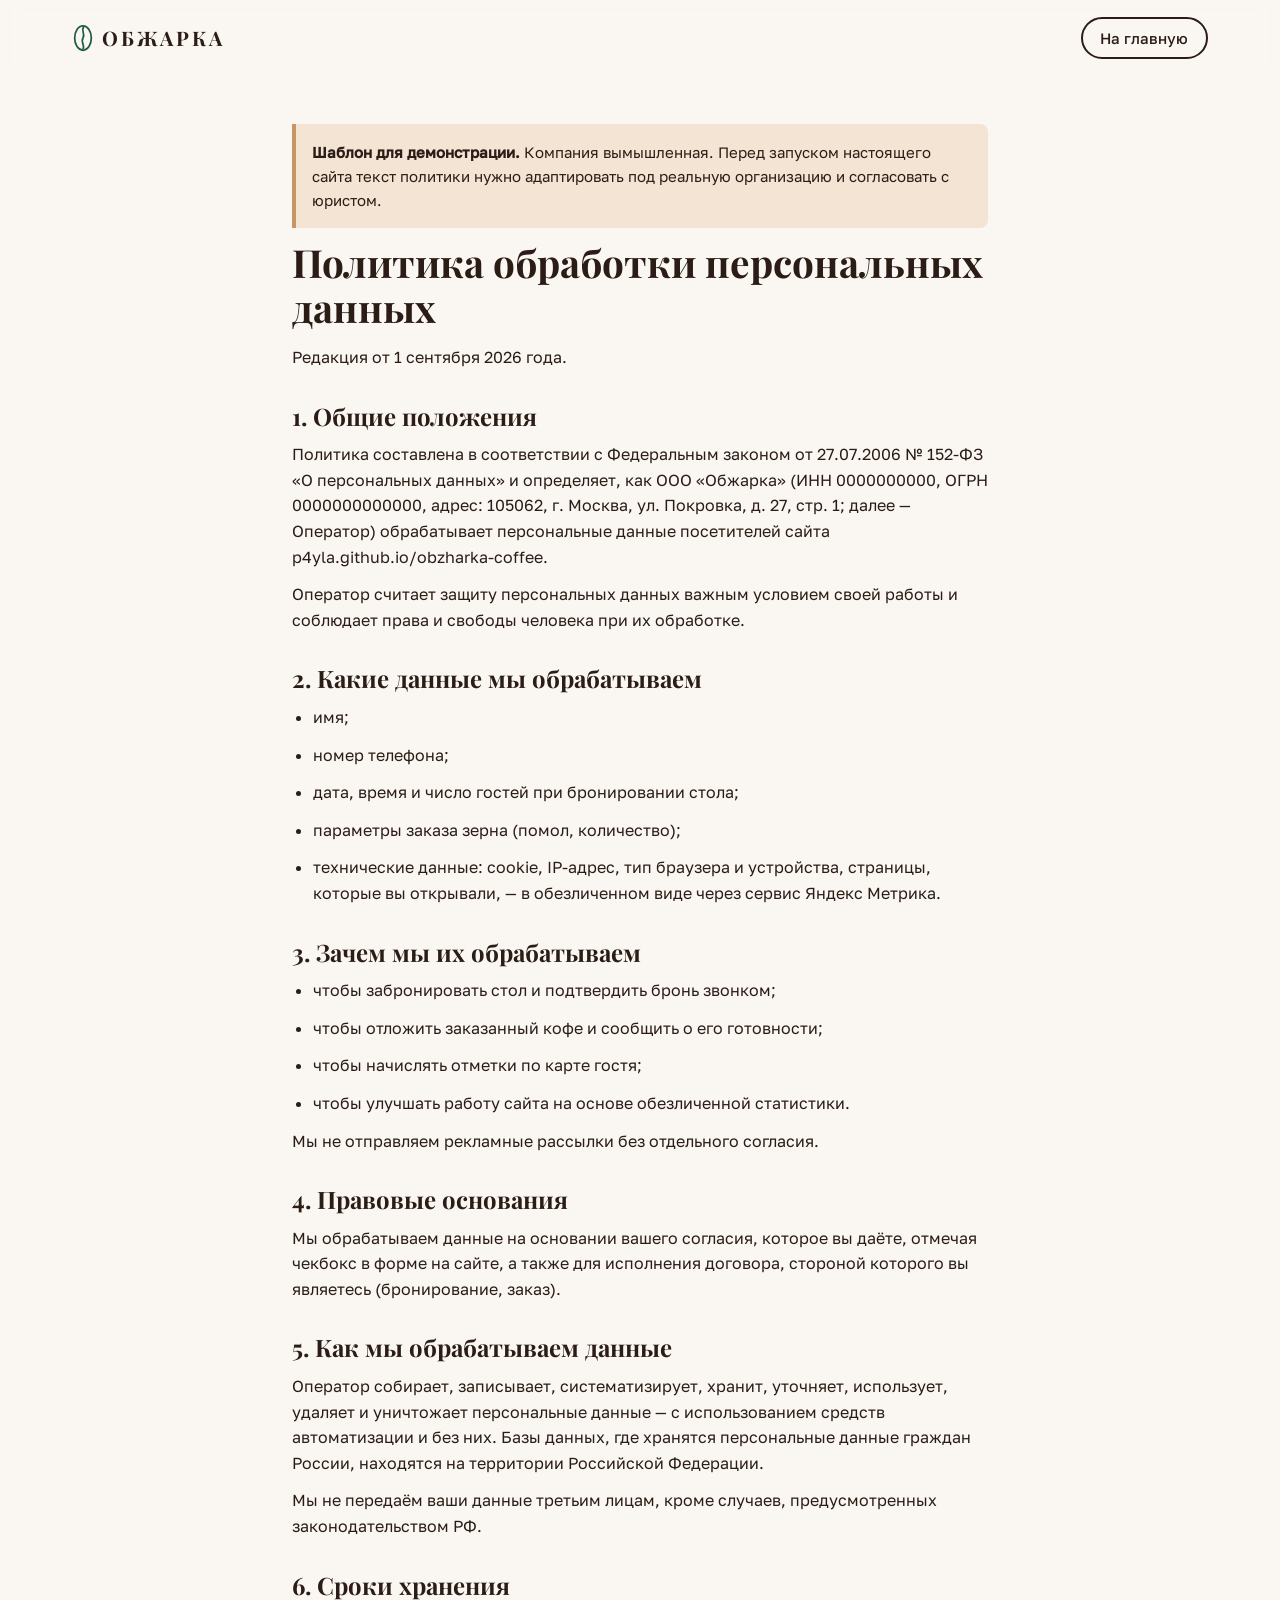
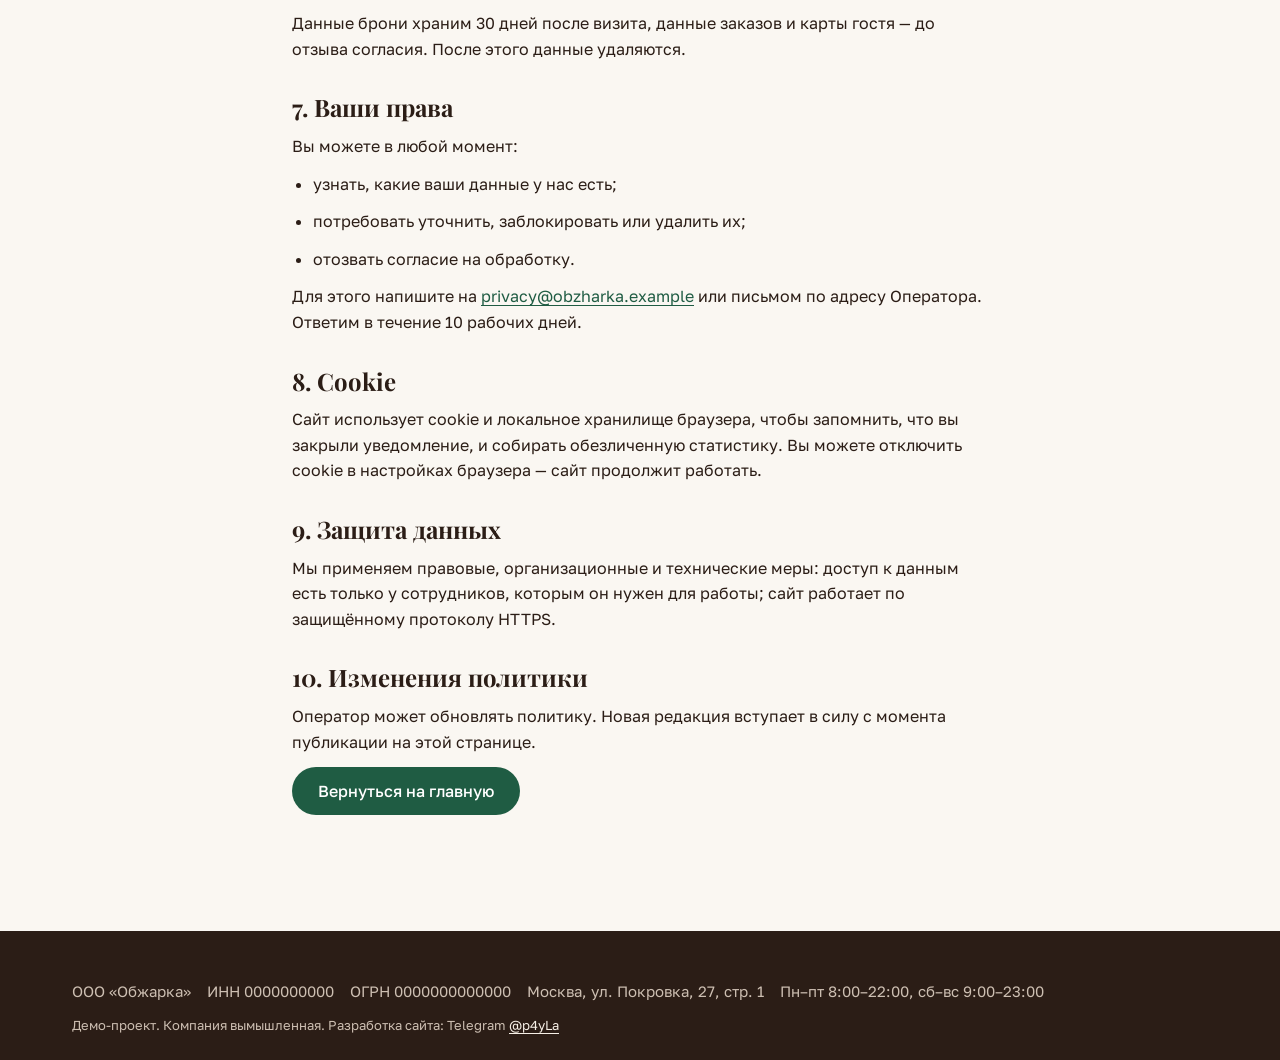
<file: privacy.html>
<!doctype html>
<html lang="ru">
<head>
  <meta charset="utf-8">
  <meta name="viewport" content="width=device-width, initial-scale=1">
  <title>Политика обработки персональных данных — кофейня «Обжарка»</title>
  <meta name="description" content="Как кофейня «Обжарка» собирает, хранит и защищает персональные данные гостей, которые бронируют стол или заказывают зерно на сайте.">
  <link rel="canonical" href="https://p4yla.github.io/obzharka-coffee/privacy.html">
  <meta name="theme-color" content="#2b1d16">
  <meta property="og:type" content="article">
  <meta property="og:locale" content="ru_RU">
  <meta property="og:title" content="Политика обработки персональных данных — «Обжарка»">
  <meta property="og:description" content="Какие данные мы собираем через сайт и как их защищаем.">
  <meta property="og:url" content="https://p4yla.github.io/obzharka-coffee/privacy.html">
  <meta property="og:image" content="https://p4yla.github.io/obzharka-coffee/img/og-image.jpg">
  <meta name="twitter:card" content="summary_large_image">
  <link rel="icon" href="img/favicon.svg" type="image/svg+xml">
  <link rel="preload" href="fonts/golos-text-cyrillic-400.woff2" as="font" type="font/woff2" crossorigin>
  <link rel="stylesheet" href="css/style.css">
</head>
<body>
<a class="skip-link" href="#main">Перейти к содержимому</a>
<header class="site-header">
  <div class="container header-inner">
    <a class="logo" href="index.html" aria-label="Обжарка — на главную">
      <svg viewBox="0 0 24 32" aria-hidden="true"><g fill="none" stroke="currentColor" stroke-width="2" stroke-linecap="round"><path d="M12 2C6.5 2 2.5 8.5 2.5 16S6.5 30 12 30s9.5-6.5 9.5-14S17.5 2 12 2Z"/><path d="M12.5 3.5c-3 4.5 2.5 8-.5 12.5s2.5 8 0 12.5"/></g></svg>
      ОБЖАРКА
    </a>
    <a class="btn btn--ghost btn--sm" href="index.html" style="margin-left:auto">На главную</a>
  </div>
</header>

<main id="main" class="page">
  <article class="container prose">
    <p class="demo-note"><strong>Шаблон для демонстрации.</strong> Компания вымышленная. Перед запуском настоящего сайта текст политики нужно адаптировать под реальную организацию и согласовать с юристом.</p>

    <h1>Политика обработки персональных данных</h1>
    <p>Редакция от 1 сентября 2026 года.</p>

    <h2>1. Общие положения</h2>
    <p>Политика составлена в соответствии с Федеральным законом от 27.07.2006 № 152-ФЗ «О персональных данных» и определяет, как ООО «Обжарка» (ИНН 0000000000, ОГРН 0000000000000, адрес: 105062, г. Москва, ул. Покровка, д. 27, стр. 1; далее — Оператор) обрабатывает персональные данные посетителей сайта p4yla.github.io/obzharka-coffee.</p>
    <p>Оператор считает защиту персональных данных важным условием своей работы и соблюдает права и свободы человека при их обработке.</p>

    <h2>2. Какие данные мы обрабатываем</h2>
    <ul>
      <li>имя;</li>
      <li>номер телефона;</li>
      <li>дата, время и число гостей при бронировании стола;</li>
      <li>параметры заказа зерна (помол, количество);</li>
      <li>технические данные: cookie, IP-адрес, тип браузера и устройства, страницы, которые вы открывали, — в обезличенном виде через сервис Яндекс Метрика.</li>
    </ul>

    <h2>3. Зачем мы их обрабатываем</h2>
    <ul>
      <li>чтобы забронировать стол и подтвердить бронь звонком;</li>
      <li>чтобы отложить заказанный кофе и сообщить о его готовности;</li>
      <li>чтобы начислять отметки по карте гостя;</li>
      <li>чтобы улучшать работу сайта на основе обезличенной статистики.</li>
    </ul>
    <p>Мы не отправляем рекламные рассылки без отдельного согласия.</p>

    <h2>4. Правовые основания</h2>
    <p>Мы обрабатываем данные на основании вашего согласия, которое вы даёте, отмечая чекбокс в форме на сайте, а также для исполнения договора, стороной которого вы являетесь (бронирование, заказ).</p>

    <h2>5. Как мы обрабатываем данные</h2>
    <p>Оператор собирает, записывает, систематизирует, хранит, уточняет, использует, удаляет и уничтожает персональные данные — с использованием средств автоматизации и без них. Базы данных, где хранятся персональные данные граждан России, находятся на территории Российской Федерации.</p>
    <p>Мы не передаём ваши данные третьим лицам, кроме случаев, предусмотренных законодательством РФ.</p>

    <h2>6. Сроки хранения</h2>
    <p>Данные брони храним 30 дней после визита, данные заказов и карты гостя — до отзыва согласия. После этого данные удаляются.</p>

    <h2>7. Ваши права</h2>
    <p>Вы можете в любой момент:</p>
    <ul>
      <li>узнать, какие ваши данные у нас есть;</li>
      <li>потребовать уточнить, заблокировать или удалить их;</li>
      <li>отозвать согласие на обработку.</li>
    </ul>
    <p>Для этого напишите на <a href="mailto:privacy@obzharka.example">privacy@obzharka.example</a> или письмом по адресу Оператора. Ответим в течение 10 рабочих дней.</p>

    <h2>8. Cookie</h2>
    <p>Сайт использует cookie и локальное хранилище браузера, чтобы запомнить, что вы закрыли уведомление, и собирать обезличенную статистику. Вы можете отключить cookie в настройках браузера — сайт продолжит работать.</p>

    <h2>9. Защита данных</h2>
    <p>Мы применяем правовые, организационные и технические меры: доступ к данным есть только у сотрудников, которым он нужен для работы; сайт работает по защищённому протоколу HTTPS.</p>

    <h2>10. Изменения политики</h2>
    <p>Оператор может обновлять политику. Новая редакция вступает в силу с момента публикации на этой странице.</p>

    <p><a class="btn btn--primary" href="index.html">Вернуться на главную</a></p>
  </article>
</main>

<footer class="site-footer">
  <div class="container">
    <div class="footer-legal">
      <span>ООО «Обжарка»</span><span>ИНН 0000000000</span><span>ОГРН 0000000000000</span>
      <span>Москва, ул. Покровка, 27, стр. 1</span><span>Пн–пт 8:00–22:00, сб–вс 9:00–23:00</span>
    </div>
    <p style="margin-top:var(--sp-3);font-size:var(--fs-xs)">Демо-проект. Компания вымышленная. Разработка сайта: Telegram <a href="https://t.me/p4yLa" target="_blank" rel="noopener">@p4yLa</a></p>
  </div>
</footer>
</body>
</html>
</file>
<file: css/style.css>
/* =========================================================
   Обжарка — стили
   Mobile-first: базовые стили для телефона,
   медиазапросы min-width добавляют правила для больших экранов.
   ========================================================= */

/* ---------- 1. Переменные ---------- */
:root {
  /* Цвета */
  --c-espresso: #2b1d16;
  --c-espresso-2: #3a2a21;
  --c-espresso-soft: #5a463b;
  --c-milk: #faf7f2;
  --c-cream: #f1ece3;
  --c-line: #e2d9cc;
  --c-white: #fff;
  --c-leaf: #1f5c43;
  --c-leaf-dark: #16432f;
  --c-leaf-light: #7fc4a2;
  --c-leaf-tint: #e3efe8;
  --c-caramel: #c89565;
  --c-caramel-tint: #f3e4d4;
  --c-muted: #8a8580;
  --c-error: #b3261e;
  --c-star: #f5a623;
  --c-on-dark: #f6efe6;
  --c-on-dark-soft: #cdbfb2;

  /* Шрифты */
  --font-head: "Playfair Display", Georgia, "Times New Roman", serif;
  --font-body: "Golos Text", system-ui, -apple-system, "Segoe UI", Roboto, Arial, sans-serif;

  /* Размеры текста: clamp(мин, резиновое, макс) */
  --fs-xs: 0.8125rem;
  --fs-sm: 0.9375rem;
  --fs-base: 1rem;
  --fs-md: 1.125rem;
  --fs-lg: clamp(1.25rem, 1.1rem + 0.6vw, 1.5rem);
  --fs-xl: clamp(1.625rem, 1.3rem + 1.4vw, 2.5rem);
  --fs-2xl: clamp(2.125rem, 1.5rem + 3vw, 4rem);
  --fs-price: clamp(1.375rem, 1.2rem + 0.6vw, 1.625rem);

  /* Отступы */
  --sp-1: 0.25rem;
  --sp-2: 0.5rem;
  --sp-3: 0.75rem;
  --sp-4: 1rem;
  --sp-5: 1.5rem;
  --sp-6: 2rem;
  --sp-7: 3rem;
  --sp-8: 4rem;
  --section-y: clamp(3.5rem, 2.5rem + 5vw, 7rem);
  --gutter: 1rem;
  --container: 1200px;

  /* Скругления и тени */
  --r-sm: 8px;
  --r-md: 14px;
  --r-lg: 22px;
  --r-pill: 999px;
  --shadow-soft: 0 10px 30px -12px rgba(43, 29, 22, 0.28);
  --shadow-card: 0 2px 10px rgba(43, 29, 22, 0.07);

  /* Прочее */
  --header-h: 64px;
  --ease: cubic-bezier(0.22, 0.61, 0.36, 1);
  --focus: 0 0 0 3px var(--c-milk), 0 0 0 5px var(--c-leaf);
}

@media (min-width: 768px) {
  :root { --gutter: 2rem; --header-h: 76px; }
}

/* ---------- 2. Шрифты (локальные, без Google Fonts) ---------- */
@font-face {
  font-family: "Golos Text"; font-weight: 400; font-style: normal; font-display: swap;
  src: url("../fonts/golos-text-cyrillic-400.woff2") format("woff2");
  unicode-range: U+0301, U+0400-045F, U+0490-0491, U+04B0-04B1, U+2116;
}
@font-face {
  font-family: "Golos Text"; font-weight: 400; font-style: normal; font-display: swap;
  src: url("../fonts/golos-text-latin-400.woff2") format("woff2");
  unicode-range: U+0000-00FF, U+0131, U+0152-0153, U+02BB-02BC, U+02C6, U+02DA, U+02DC, U+2000-206F, U+20AC, U+20BD, U+2122, U+2191, U+2193, U+2212, U+2215, U+FEFF, U+FFFD;
}
@font-face {
  font-family: "Golos Text"; font-weight: 500; font-style: normal; font-display: swap;
  src: url("../fonts/golos-text-cyrillic-500.woff2") format("woff2");
  unicode-range: U+0301, U+0400-045F, U+0490-0491, U+04B0-04B1, U+2116;
}
@font-face {
  font-family: "Golos Text"; font-weight: 500; font-style: normal; font-display: swap;
  src: url("../fonts/golos-text-latin-500.woff2") format("woff2");
  unicode-range: U+0000-00FF, U+0131, U+0152-0153, U+02BB-02BC, U+02C6, U+02DA, U+02DC, U+2000-206F, U+20AC, U+20BD, U+2122, U+2191, U+2193, U+2212, U+2215, U+FEFF, U+FFFD;
}
@font-face {
  font-family: "Playfair Display"; font-weight: 600; font-style: normal; font-display: swap;
  src: url("../fonts/playfair-display-cyrillic-600.woff2") format("woff2");
  unicode-range: U+0301, U+0400-045F, U+0490-0491, U+04B0-04B1, U+2116;
}
@font-face {
  font-family: "Playfair Display"; font-weight: 600; font-style: normal; font-display: swap;
  src: url("../fonts/playfair-display-latin-600.woff2") format("woff2");
  unicode-range: U+0000-00FF, U+0131, U+0152-0153, U+02BB-02BC, U+02C6, U+02DA, U+02DC, U+2000-206F, U+20AC, U+20BD, U+2122, U+2191, U+2193, U+2212, U+2215, U+FEFF, U+FFFD;
}
@font-face {
  font-family: "Playfair Display"; font-weight: 700; font-style: normal; font-display: swap;
  src: url("../fonts/playfair-display-cyrillic-700.woff2") format("woff2");
  unicode-range: U+0301, U+0400-045F, U+0490-0491, U+04B0-04B1, U+2116;
}
@font-face {
  font-family: "Playfair Display"; font-weight: 700; font-style: normal; font-display: swap;
  src: url("../fonts/playfair-display-latin-700.woff2") format("woff2");
  unicode-range: U+0000-00FF, U+0131, U+0152-0153, U+02BB-02BC, U+02C6, U+02DA, U+02DC, U+2000-206F, U+20AC, U+20BD, U+2122, U+2191, U+2193, U+2212, U+2215, U+FEFF, U+FFFD;
}

/* ---------- 3. Сброс и база ---------- */
*, *::before, *::after { box-sizing: border-box; }
html {
  -webkit-text-size-adjust: 100%;
  scroll-behavior: smooth;
  scroll-padding-top: calc(var(--header-h) + 12px);
}
body {
  margin: 0;
  font-family: var(--font-body);
  font-size: var(--fs-base);
  line-height: 1.6;
  color: var(--c-espresso);
  background: var(--c-milk);
  overflow-x: hidden;
  -webkit-font-smoothing: antialiased;
}
body.is-locked { overflow: hidden; }
img, svg { display: block; max-width: 100%; }
img { height: auto; }
h1, h2, h3, h4 { font-family: var(--font-head); font-weight: 700; line-height: 1.15; margin: 0; }
p { margin: 0; }
ul, ol { margin: 0; padding: 0; }
a { color: var(--c-leaf); text-underline-offset: 3px; }
a:hover { color: var(--c-leaf-dark); }
button, input, select, textarea { font: inherit; color: inherit; }
button { cursor: pointer; }
[hidden] { display: none !important; }

/* Видимый фокус для клавиатуры */
:focus-visible { outline: none; box-shadow: var(--focus); border-radius: var(--r-sm); }
.on-dark :focus-visible, .hero :focus-visible, .site-footer :focus-visible {
  box-shadow: 0 0 0 3px var(--c-espresso), 0 0 0 5px var(--c-leaf-light);
}

.visually-hidden {
  position: absolute !important; width: 1px; height: 1px; padding: 0; margin: -1px;
  overflow: hidden; clip: rect(0 0 0 0); white-space: nowrap; border: 0;
}
.skip-link {
  position: absolute; left: var(--sp-4); top: -100px; z-index: 200;
  background: var(--c-leaf); color: var(--c-white); padding: var(--sp-3) var(--sp-4);
  border-radius: var(--r-sm); text-decoration: none;
}
.skip-link:focus { top: var(--sp-3); color: var(--c-white); }

.container { width: 100%; max-width: var(--container); margin-inline: auto; padding-inline: var(--gutter); }
.section { padding-block: var(--section-y); }
.section--cream { background: var(--c-cream); }
.section--dark { background: var(--c-espresso); color: var(--c-on-dark); }

/* ---------- 4. Заголовки секций и разделитель-зерно ---------- */
.section-head { max-width: 640px; margin-bottom: var(--sp-6); }
.section-head--center { margin-inline: auto; text-align: center; }
.eyebrow {
  display: inline-block; font-size: var(--fs-xs); font-weight: 500; letter-spacing: 0.12em;
  text-transform: uppercase; color: var(--c-leaf); margin-bottom: var(--sp-3);
}
.section--dark .eyebrow { color: var(--c-leaf-light); }
.section-title { font-size: var(--fs-xl); }
.section-lead { margin-top: var(--sp-3); font-size: var(--fs-md); color: var(--c-espresso-soft); }
.section--dark .section-lead { color: var(--c-on-dark-soft); }

.bean-divider {
  display: flex; align-items: center; gap: var(--sp-3); color: var(--c-caramel);
  max-width: 220px; margin: 0 0 var(--sp-4);
}
.section-head--center .bean-divider { margin-inline: auto; }
.bean-divider::before, .bean-divider::after { content: ""; flex: 1; height: 1px; background: currentColor; opacity: 0.6; }
.bean-divider svg { width: 18px; height: 24px; flex: none; }

/* ---------- 5. Кнопки ---------- */
.btn {
  display: inline-flex; align-items: center; justify-content: center; gap: var(--sp-2);
  min-height: 48px; padding: 0.75rem 1.5rem; border: 2px solid transparent; border-radius: var(--r-pill);
  font-weight: 500; font-size: var(--fs-base); line-height: 1.2; text-decoration: none; text-align: center;
  transition: background-color .2s var(--ease), color .2s var(--ease), border-color .2s var(--ease), transform .2s var(--ease);
}
.btn:active { transform: translateY(1px); }
.btn--primary { background: var(--c-leaf); color: var(--c-white); }
.btn--primary:hover { background: var(--c-leaf-dark); color: var(--c-white); }
.btn--ghost { background: transparent; border-color: currentColor; color: var(--c-espresso); }
.btn--ghost:hover { background: var(--c-espresso); color: var(--c-milk); border-color: var(--c-espresso); }
.btn--light { background: transparent; border-color: rgba(255,255,255,.75); color: var(--c-white); }
.btn--light:hover { background: var(--c-white); color: var(--c-espresso); }
.btn--sm { min-height: 42px; padding: 0.5rem 1.1rem; font-size: var(--fs-sm); }
.btn--block { width: 100%; }
.btn svg { width: 20px; height: 20px; flex: none; }

/* ---------- 6. Шапка ---------- */
.site-header {
  position: sticky; top: 0; z-index: 50; height: var(--header-h);
  background: rgba(250, 247, 242, 0.94); border-bottom: 1px solid transparent;
  transition: border-color .2s, box-shadow .2s;
}
/* Размытие вешаем на ::before: если поставить backdrop-filter на саму шапку,
   меню с position: fixed внутри неё растянется не на весь экран, а только на высоту шапки */
.site-header::before { content: ""; position: absolute; inset: 0; z-index: -1; }
@supports (backdrop-filter: blur(8px)) {
  .site-header { background: rgba(250, 247, 242, 0.82); }
  .site-header::before { backdrop-filter: blur(10px); -webkit-backdrop-filter: blur(10px); }
}
.site-header.is-scrolled { border-color: var(--c-line); box-shadow: 0 4px 18px -12px rgba(43,29,22,.35); }
.header-inner { height: 100%; display: flex; align-items: center; gap: var(--sp-4); }

.logo {
  display: inline-flex; align-items: center; gap: var(--sp-2); text-decoration: none; color: var(--c-espresso);
  font-family: var(--font-head); font-weight: 700; font-size: 1.25rem; letter-spacing: 0.14em;
}
.logo:hover { color: var(--c-espresso); }
.logo svg { width: 22px; height: 28px; color: var(--c-leaf); }

.status {
  display: inline-flex; align-items: center; gap: var(--sp-2); font-size: var(--fs-xs); color: var(--c-espresso-soft);
  white-space: nowrap;
}
.status__dot { width: 8px; height: 8px; border-radius: 50%; background: var(--c-muted); flex: none; }
.status.is-open .status__dot { background: #2e9e6a; box-shadow: 0 0 0 3px rgba(46,158,106,.2); }
.header-status { display: none; }

.nav { margin-left: auto; }
.nav__list { list-style: none; display: flex; gap: var(--sp-5); }
.nav__link { color: var(--c-espresso); text-decoration: none; font-weight: 500; padding: var(--sp-2) 0; position: relative; }
.nav__link::after {
  content: ""; position: absolute; left: 0; right: 0; bottom: 2px; height: 2px; background: var(--c-leaf);
  transform: scaleX(0); transform-origin: left; transition: transform .25s var(--ease);
}
.nav__link:hover { color: var(--c-espresso); }
.nav__link:hover::after { transform: scaleX(1); }
.header-cta { display: none; }

.burger {
  margin-left: auto; width: 44px; height: 44px; display: inline-grid; place-items: center;
  background: none; border: 0; border-radius: var(--r-sm); color: var(--c-espresso); position: relative; z-index: 61;
}
.burger__lines, .burger__lines::before, .burger__lines::after {
  display: block; width: 24px; height: 2px; background: currentColor; border-radius: 2px;
  transition: transform .25s var(--ease), opacity .2s;
}
.burger__lines { position: relative; }
.burger__lines::before, .burger__lines::after { content: ""; position: absolute; left: 0; }
.burger__lines::before { top: -7px; }
.burger__lines::after { top: 7px; }
.burger[aria-expanded="true"] { color: var(--c-on-dark); }
.burger[aria-expanded="true"] .burger__lines { background: transparent; }
.burger[aria-expanded="true"] .burger__lines::before { transform: translateY(7px) rotate(45deg); background: var(--c-on-dark); }
.burger[aria-expanded="true"] .burger__lines::after { transform: translateY(-7px) rotate(-45deg); background: var(--c-on-dark); }

/* Мобильное меню: на весь экран. Без JS меню скрыто (бургер тоже), ссылки дублируются в футере. */
.nav { display: none; }
.js .nav {
  display: flex; position: fixed; inset: 0; z-index: 60; background: var(--c-espresso); color: var(--c-on-dark);
  flex-direction: column; justify-content: center; padding: var(--sp-7) var(--gutter);
  opacity: 0; visibility: hidden; transition: opacity .25s var(--ease), visibility .25s;
}
.js .nav.is-open { opacity: 1; visibility: visible; }
.js .nav .nav__list { flex-direction: column; gap: var(--sp-4); }
.js .nav .nav__link { color: var(--c-on-dark); font-family: var(--font-head); font-size: 2rem; }
.nav__extra { display: none; }
.js .nav .nav__extra { display: grid; gap: var(--sp-4); margin-top: var(--sp-7); }
.nav .status { color: var(--c-on-dark-soft); font-size: var(--fs-sm); }
html:not(.js) .burger { display: none; }

@media (min-width: 1024px) {
  .burger { display: none; }
  .js .nav, .nav {
    display: block; position: static; background: none; padding: 0; opacity: 1; visibility: visible;
    margin-left: auto;
  }
  .js .nav .nav__list { flex-direction: row; gap: var(--sp-5); }
  .js .nav .nav__link { color: var(--c-espresso); font-family: var(--font-body); font-size: var(--fs-base); }
  .js .nav .nav__extra { display: none; }
  .header-status { display: inline-flex; }
  .header-cta { display: inline-flex; }
}
@media (min-width: 560px) and (max-width: 1023px) {
  .header-status { display: inline-flex; margin-left: auto; }
  .burger { margin-left: var(--sp-2); }
}

/* ---------- 7. Первый экран ---------- */
.hero {
  position: relative; isolation: isolate; color: var(--c-white);
  min-height: min(88svh, 760px); display: flex; align-items: flex-end;
  padding-block: var(--sp-8) var(--sp-7);
}
.hero__bg { position: absolute; inset: 0; z-index: -2; }
.hero__bg img { width: 100%; height: 100%; object-fit: cover; object-position: center; }
.hero::before {
  content: ""; position: absolute; inset: 0; z-index: -1;
  background:
    linear-gradient(180deg, rgba(20,13,9,.35) 0%, rgba(20,13,9,.55) 45%, rgba(20,13,9,.88) 100%);
}
.hero__badge {
  display: inline-flex; align-items: center; gap: var(--sp-2); padding: 0.4rem 0.9rem; margin-bottom: var(--sp-5);
  border-radius: var(--r-pill); background: rgba(250,247,242,.14); border: 1px solid rgba(250,247,242,.35);
  font-size: var(--fs-sm); font-weight: 500;
}
.hero__badge svg { width: 18px; height: 18px; color: var(--c-leaf-light); }
.hero__title { font-size: var(--fs-2xl); max-width: 15ch; letter-spacing: -0.01em; }
.hero__lead { margin-top: var(--sp-4); max-width: 34rem; font-size: var(--fs-md); color: rgba(255,255,255,.9); }
.hero__actions { margin-top: var(--sp-6); display: flex; flex-wrap: wrap; gap: var(--sp-3); }
.hero__actions .btn { flex: 1 1 200px; }
.hero__facts {
  list-style: none; margin-top: var(--sp-6); display: flex; flex-wrap: wrap; gap: var(--sp-2) var(--sp-5);
  font-size: var(--fs-sm); color: rgba(255,255,255,.85);
}
.hero__facts b { color: var(--c-white); font-weight: 500; }
@media (min-width: 768px) {
  .hero { align-items: center; }
  .hero__actions .btn { flex: 0 0 auto; }
}

/* ---------- 8. Почему к нам ---------- */
.features { list-style: none; display: grid; gap: var(--sp-4); grid-template-columns: 1fr; }
.feature {
  background: var(--c-white); border: 1px solid var(--c-line); border-radius: var(--r-md);
  padding: var(--sp-5); display: grid; gap: var(--sp-3); align-content: start;
}
.feature__icon {
  width: 52px; height: 52px; border-radius: 50%; background: var(--c-leaf-tint); color: var(--c-leaf);
  display: grid; place-items: center;
}
.feature__icon svg { width: 26px; height: 26px; }
.feature__title { font-size: var(--fs-lg); }
.feature__text { color: var(--c-espresso-soft); }
@media (min-width: 600px) { .features { grid-template-columns: repeat(2, 1fr); } }
@media (min-width: 1024px) { .features { grid-template-columns: repeat(4, 1fr); gap: var(--sp-5); } }

/* ---------- 9. Меню ---------- */
.menu-controls { display: grid; gap: var(--sp-4); margin-bottom: var(--sp-5); }
.tabs {
  display: flex; gap: var(--sp-2); overflow-x: auto; scrollbar-width: none; padding: 4px;
  margin-inline: -4px;
}
.tabs::-webkit-scrollbar { display: none; }
.tab {
  flex: none; min-height: 44px; padding: 0.55rem 1.1rem; border-radius: var(--r-pill);
  border: 1px solid rgba(246,239,230,.3); background: transparent; color: var(--c-on-dark); font-weight: 500;
  transition: background-color .2s, color .2s, border-color .2s;
}
.tab:hover { border-color: var(--c-on-dark); }
.tab[aria-selected="true"] { background: var(--c-on-dark); color: var(--c-espresso); border-color: var(--c-on-dark); }

.size-switch {
  display: inline-flex; align-items: center; gap: var(--sp-3); font-size: var(--fs-sm); color: var(--c-on-dark-soft);
  border: 0; padding: 0; margin: 0;
}
.size-switch legend { float: left; margin-right: var(--sp-3); padding: 0; line-height: 40px; }
.segmented { display: inline-flex; background: var(--c-espresso-2); border-radius: var(--r-pill); padding: 4px; }
.segmented input { position: absolute; opacity: 0; pointer-events: none; }
.segmented label {
  min-width: 72px; padding: 0.45rem 0.9rem; border-radius: var(--r-pill); text-align: center; cursor: pointer;
  color: var(--c-on-dark); font-weight: 500; transition: background-color .2s, color .2s;
}
.segmented input:checked + label { background: var(--c-leaf); color: var(--c-white); }
.segmented input:focus-visible + label { box-shadow: 0 0 0 2px var(--c-leaf-light); }

.menu-panel { outline: none; }
.menu-list { list-style: none; display: grid; gap: var(--sp-3); }
.menu-item {
  display: grid; grid-template-columns: 1fr auto; gap: var(--sp-2) var(--sp-4); align-items: start;
  padding: var(--sp-4) var(--sp-4); border-radius: var(--r-md); background: var(--c-espresso-2);
}
.menu-item__name { font-family: var(--font-head); font-weight: 600; font-size: var(--fs-lg); color: var(--c-on-dark); }
.menu-item__desc { grid-column: 1 / -1; color: var(--c-on-dark-soft); font-size: var(--fs-sm); }
.menu-item__meta { grid-column: 1 / -1; display: flex; flex-wrap: wrap; align-items: center; gap: var(--sp-2); font-size: var(--fs-xs); color: var(--c-on-dark-soft); }
.menu-item__price {
  font-family: var(--font-head); font-weight: 700; font-size: var(--fs-price); color: var(--c-on-dark);
  white-space: nowrap; line-height: 1.1;
}
.menu-note { margin-top: var(--sp-5); font-size: var(--fs-sm); color: var(--c-on-dark-soft); }
@media (min-width: 768px) {
  .menu-controls { grid-template-columns: 1fr auto; align-items: center; }
  .menu-list { grid-template-columns: repeat(2, 1fr); gap: var(--sp-4); }
  .menu-item { padding: var(--sp-5); }
}

/* Метки */
.tag {
  display: inline-flex; align-items: center; gap: 4px; padding: 2px 9px; border-radius: var(--r-pill);
  font-size: var(--fs-xs); font-weight: 500; line-height: 1.5; white-space: nowrap;
}
.tag--hit { background: var(--c-caramel); color: var(--c-espresso); }
.tag--new { background: var(--c-caramel-tint); color: var(--c-espresso); }
.tag--plant { background: transparent; color: var(--c-leaf-light); border: 1px solid rgba(127,196,162,.5); }
.tag--plant svg { width: 12px; height: 12px; }

/* ---------- 10. Зерно недели ---------- */
.bean-card {
  display: grid; gap: var(--sp-5); background: var(--c-white); border-radius: var(--r-lg);
  box-shadow: var(--shadow-soft); overflow: hidden;
}
.bean-card__media img { width: 100%; height: 100%; aspect-ratio: 4 / 3; object-fit: cover; }
.bean-card__body { padding: 0 var(--sp-5) var(--sp-5); display: grid; gap: var(--sp-4); align-content: start; }
.bean-card__title { font-size: var(--fs-xl); }
.bean-props { display: grid; grid-template-columns: repeat(2, 1fr); gap: var(--sp-3) var(--sp-4); margin: 0; }
.bean-props div { min-width: 0; }
.bean-props dt { font-size: var(--fs-xs); color: var(--c-espresso-soft); text-transform: uppercase; letter-spacing: .08em; }
.bean-props dd { margin: 0; font-weight: 500; }
.notes { list-style: none; display: flex; flex-wrap: wrap; gap: var(--sp-2); }
.notes li { padding: 4px 12px; border-radius: var(--r-pill); background: var(--c-leaf-tint); color: var(--c-leaf-dark); font-size: var(--fs-sm); font-weight: 500; }

.scales { display: grid; gap: var(--sp-3); }
.scale { display: grid; grid-template-columns: 110px 1fr; align-items: center; gap: var(--sp-3); font-size: var(--fs-sm); }
.scale__track { display: grid; grid-template-columns: repeat(5, 1fr); gap: 4px; }
.scale__track span { height: 8px; border-radius: 4px; background: var(--c-line); }
.scale__track span.on { background: var(--c-leaf); }

.bean-card__buy { display: grid; gap: var(--sp-2); padding-top: var(--sp-2); }
.bean-card__buy small { color: var(--c-espresso-soft); font-size: var(--fs-xs); }
.price-big { font-family: var(--font-head); font-weight: 700; font-size: var(--fs-price); }
@media (min-width: 900px) {
  .bean-card { grid-template-columns: 1fr 1.1fr; gap: 0; }
  .bean-card__media img { aspect-ratio: auto; min-height: 100%; }
  .bean-card__body { padding: var(--sp-7); }
}

/* ---------- 11. Галерея ---------- */
.gallery { list-style: none; display: grid; grid-template-columns: repeat(2, 1fr); gap: var(--sp-2); }
.gallery__item a {
  display: block; width: 100%; padding: 0; border: 0; background: var(--c-cream); border-radius: var(--r-md);
  overflow: hidden; cursor: zoom-in;
}
.gallery__item img { width: 100%; aspect-ratio: 3 / 4; object-fit: cover; transition: transform .5s var(--ease); }
.gallery__item a:hover img { transform: scale(1.04); }
@media (min-width: 768px) {
  .gallery { grid-template-columns: repeat(4, 1fr); gap: var(--sp-3); }
}

/* Лайтбокс */
.lightbox {
  position: fixed; inset: 0; z-index: 100; background: rgba(15,10,7,.94);
  display: grid; place-items: center; padding: var(--sp-7) var(--sp-2);
  touch-action: pan-y;
}
.lightbox__figure { margin: 0; max-width: 100%; display: grid; gap: var(--sp-3); justify-items: center; }
.lightbox__img { max-height: 78svh; width: auto; max-width: 100%; border-radius: var(--r-md); user-select: none; }
.lightbox__caption { color: var(--c-on-dark-soft); font-size: var(--fs-sm); text-align: center; }
.lightbox__btn {
  position: absolute; width: 48px; height: 48px; border-radius: 50%; border: 0;
  background: rgba(250,247,242,.12); color: var(--c-white); display: grid; place-items: center;
}
.lightbox__btn:hover { background: rgba(250,247,242,.24); }
.lightbox__btn svg { width: 24px; height: 24px; }
.lightbox__close { top: var(--sp-3); right: var(--sp-3); }
.lightbox__prev, .lightbox__next { top: 50%; transform: translateY(-50%); display: none; }
.lightbox__prev { left: var(--sp-4); }
.lightbox__next { right: var(--sp-4); }
.lightbox__counter { position: absolute; top: var(--sp-5); left: var(--sp-4); color: var(--c-on-dark-soft); font-size: var(--fs-sm); }
@media (min-width: 768px) { .lightbox__prev, .lightbox__next { display: grid; } .lightbox { padding: var(--sp-7) 88px; } }

/* ---------- 12. Карта лояльности ---------- */
.loyalty { display: grid; gap: var(--sp-6); align-items: center; }
.loyalty-card {
  position: relative; overflow: hidden; border-radius: var(--r-lg); padding: var(--sp-5);
  background: linear-gradient(135deg, var(--c-leaf) 0%, var(--c-leaf-dark) 100%); color: var(--c-white);
  box-shadow: var(--shadow-soft); max-width: 460px; width: 100%; aspect-ratio: 1.586; display: grid; align-content: space-between;
}
.loyalty-card::after {
  content: ""; position: absolute; right: -60px; top: -60px; width: 220px; height: 220px; border-radius: 50%;
  border: 1px solid rgba(255,255,255,.15);
}
.loyalty-card__top { display: flex; justify-content: space-between; align-items: center; gap: var(--sp-3); }
.loyalty-card__brand { font-family: var(--font-head); font-weight: 700; letter-spacing: .14em; display: flex; align-items: center; gap: var(--sp-2); }
.loyalty-card__brand svg { width: 16px; height: 20px; }
.loyalty-card__hint { font-size: var(--fs-xs); opacity: .85; }
.stamps { list-style: none; display: grid; grid-template-columns: repeat(7, 1fr); gap: 6px; }
.stamp {
  aspect-ratio: 1; border-radius: 50%; border: 1.5px dashed rgba(255,255,255,.55); display: grid; place-items: center;
}
.stamp svg { width: 55%; height: 55%; }
.stamp.is-filled { background: var(--c-on-dark); border: 0; color: var(--c-leaf-dark); }
.stamp--gift { border-style: solid; border-color: var(--c-caramel); color: var(--c-caramel); }
.loyalty-card__foot { font-size: var(--fs-sm); display: flex; justify-content: space-between; gap: var(--sp-3); }
.loyalty__title { font-size: var(--fs-xl); color: var(--c-on-dark); }
.loyalty__text { margin-top: var(--sp-3); font-size: var(--fs-md); color: var(--c-on-dark-soft); max-width: 32rem; }
@media (min-width: 900px) { .loyalty { grid-template-columns: 1fr 1fr; gap: var(--sp-8); } .loyalty-card { padding: var(--sp-6); } }

/* ---------- 13. Отзывы ---------- */
.rating-head { display: flex; flex-wrap: wrap; align-items: center; gap: var(--sp-3) var(--sp-5); margin-bottom: var(--sp-6); }
.rating-head__score { font-family: var(--font-head); font-weight: 700; font-size: 3.5rem; line-height: 1; }
.rating-head__meta { display: grid; gap: 4px; }
.rating-head__meta a { font-size: var(--fs-sm); }
.stars { display: inline-flex; gap: 2px; color: var(--c-star); }
.stars svg { width: 18px; height: 18px; }
.stars--sm svg { width: 14px; height: 14px; }
.reviews { list-style: none; display: grid; gap: var(--sp-4); }
.review {
  background: var(--c-white); border-radius: var(--r-md); padding: var(--sp-5); box-shadow: var(--shadow-card);
  display: grid; gap: var(--sp-3); align-content: start;
}
.review__head { display: flex; align-items: center; gap: var(--sp-3); }
.review__avatar {
  width: 40px; height: 40px; border-radius: 50%; display: grid; place-items: center; flex: none;
  font-weight: 500; color: var(--c-white); background: var(--c-leaf);
}
.review__avatar--b { background: var(--c-espresso-soft); }
.review__avatar--c { background: #7a5a3e; }
.review__name { font-weight: 500; line-height: 1.3; }
.review__sub { font-size: var(--fs-xs); color: var(--c-espresso-soft); }
.review__row { display: flex; align-items: center; gap: var(--sp-3); font-size: var(--fs-xs); color: var(--c-espresso-soft); }
.review__text { font-size: var(--fs-sm); }
@media (min-width: 700px) { .reviews { grid-template-columns: repeat(2, 1fr); } }
@media (min-width: 1100px) { .reviews { grid-template-columns: repeat(3, 1fr); } }

/* ---------- 14. Формы ---------- */
.booking { display: grid; gap: var(--sp-6); }
.booking__aside { display: grid; gap: var(--sp-4); align-content: start; }
.booking__list { list-style: none; display: grid; gap: var(--sp-3); }
.booking__list li { display: flex; gap: var(--sp-3); align-items: flex-start; }
.booking__list svg { width: 22px; height: 22px; color: var(--c-leaf); flex: none; margin-top: 2px; }
@media (min-width: 960px) { .booking { grid-template-columns: 0.8fr 1.2fr; gap: var(--sp-8); } }

.form-card { background: var(--c-white); border-radius: var(--r-lg); padding: var(--sp-5); box-shadow: var(--shadow-soft); }
@media (min-width: 768px) { .form-card { padding: var(--sp-7); } }
.form { display: grid; gap: var(--sp-4); }
.form__row { display: grid; gap: var(--sp-4); }
@media (min-width: 600px) { .form__row--2 { grid-template-columns: 1fr 1fr; } .form__row--3 { grid-template-columns: 1.3fr 1fr 0.8fr; } }

.field { display: grid; gap: 6px; min-width: 0; }
.field__label { font-size: var(--fs-sm); font-weight: 500; }
.field__label .opt { font-weight: 400; color: var(--c-espresso-soft); }
.input {
  width: 100%; min-height: 50px; padding: 0.7rem 0.9rem; border: 1.5px solid #c9bcab; border-radius: var(--r-sm);
  background: var(--c-white); color: var(--c-espresso); font-size: 1rem; /* 16px: iOS не зумит */
  transition: border-color .2s, box-shadow .2s;
  -webkit-appearance: none; appearance: none;
}
select.input {
  background-image: url("data:image/svg+xml,%3Csvg xmlns='http://www.w3.org/2000/svg' width='12' height='8' fill='none' stroke='%232b1d16' stroke-width='2'%3E%3Cpath d='M1 1.5l5 5 5-5'/%3E%3C/svg%3E");
  background-repeat: no-repeat; background-position: right 0.9rem center; padding-right: 2.4rem;
}
input[type="date"].input { min-width: 0; }
textarea.input { min-height: 96px; resize: vertical; }
.input::placeholder { color: #8f8176; }
.input:hover { border-color: var(--c-espresso-soft); }
.input:focus-visible { border-color: var(--c-leaf); box-shadow: 0 0 0 3px rgba(31,92,67,.2); border-radius: var(--r-sm); }
.field.has-error .input { border-color: var(--c-error); }
.field__error { font-size: var(--fs-xs); color: var(--c-error); min-height: 0; }
.field__error:empty { display: none; }
.field__hint { font-size: var(--fs-xs); color: var(--c-espresso-soft); }

.consent { display: grid; grid-template-columns: auto 1fr; gap: var(--sp-3); align-items: start; font-size: var(--fs-sm); }
.consent input {
  width: 22px; height: 22px; margin: 1px 0 0; accent-color: var(--c-leaf); cursor: pointer;
}
.consent .field__error { grid-column: 2; }
.form__note { font-size: var(--fs-xs); color: var(--c-espresso-soft); }

.form-success { display: grid; gap: var(--sp-4); justify-items: start; padding: var(--sp-4) 0; outline: none; }
.form-success__icon {
  width: 60px; height: 60px; border-radius: 50%; display: grid; place-items: center;
  background: var(--c-leaf-tint); color: var(--c-leaf);
}
.form-success__icon svg { width: 30px; height: 30px; }
.form-success__title { font-size: var(--fs-lg); }

/* Модальное окно (<dialog>) */
.modal {
  width: min(480px, calc(100% - 2 * var(--gutter))); max-height: calc(100svh - 2rem); padding: 0; border: 0;
  border-radius: var(--r-lg); background: var(--c-white); color: var(--c-espresso); box-shadow: var(--shadow-soft);
  overflow: auto;
}
.modal::backdrop { background: rgba(20,13,9,.6); }
.modal__inner { padding: var(--sp-6) var(--sp-5) var(--sp-5); position: relative; }
.modal__title { font-size: var(--fs-lg); padding-right: 40px; margin-bottom: var(--sp-2); }
.modal__lead { color: var(--c-espresso-soft); font-size: var(--fs-sm); margin-bottom: var(--sp-5); }
.modal__close {
  position: absolute; top: var(--sp-3); right: var(--sp-3); width: 44px; height: 44px; border-radius: 50%;
  border: 0; background: var(--c-cream); display: grid; place-items: center;
}
.modal__close svg { width: 20px; height: 20px; }

/* ---------- 15. Контакты и карта ---------- */
.contacts { display: grid; gap: var(--sp-6); }
.contact-list { display: grid; gap: var(--sp-5); }
.contact-list h3 { font-family: var(--font-body); font-size: var(--fs-xs); font-weight: 500; text-transform: uppercase; letter-spacing: .1em; color: var(--c-espresso-soft); margin-bottom: 6px; }
.contact-list p, .contact-list address { font-style: normal; font-size: var(--fs-md); }
.contact-list .phone { font-family: var(--font-head); font-weight: 700; font-size: var(--fs-lg); color: var(--c-espresso); text-decoration: none; }
.hours { display: grid; grid-template-columns: auto 1fr; gap: 2px var(--sp-4); margin: 0; }
.hours dt { color: var(--c-espresso-soft); }
.hours dd { margin: 0; font-weight: 500; }

.socials { list-style: none; display: flex; flex-wrap: wrap; gap: var(--sp-2); }
.social {
  display: inline-flex; align-items: center; gap: var(--sp-2); min-height: 44px; padding: 0.4rem 0.9rem 0.4rem 0.5rem;
  border-radius: var(--r-pill); border: 1px solid var(--c-line); background: var(--c-white);
  color: var(--c-espresso); text-decoration: none; font-size: var(--fs-sm); font-weight: 500;
  transition: border-color .2s, background-color .2s;
}
.social:hover { border-color: var(--c-leaf); color: var(--c-espresso); }
.social__ico { width: 30px; height: 30px; border-radius: 50%; display: grid; place-items: center; color: var(--c-white); }
.social__ico svg { width: 16px; height: 16px; }
.social--tg .social__ico { background: #1c7fb8; }
.social--wa .social__ico { background: #178a4a; }
.social--vk .social__ico { background: #0068d9; }
.social--max .social__ico { background: #5a3fd6; }

/* Заглушка карты в стиле Яндекс Карт */
.map {
  position: relative; border-radius: var(--r-lg); overflow: hidden; min-height: 320px; box-shadow: var(--shadow-soft);
  background-color: #f2efe9;
}
.map__svg { position: absolute; inset: 0; width: 100%; height: 100%; }
.map__pin {
  position: absolute; left: 50%; top: 44%; transform: translate(-50%, -100%);
  display: grid; justify-items: center;
}
.map__pin-label {
  background: var(--c-white); padding: 6px 12px; border-radius: var(--r-sm); font-size: var(--fs-sm); font-weight: 500;
  box-shadow: 0 4px 14px rgba(0,0,0,.18); white-space: nowrap; margin-bottom: 4px;
}
.map__pin svg { width: 34px; height: 44px; filter: drop-shadow(0 3px 4px rgba(0,0,0,.25)); }
.map__panel {
  position: absolute; left: var(--sp-3); right: var(--sp-3); bottom: var(--sp-3);
  background: var(--c-white); border-radius: var(--r-md); padding: var(--sp-4);
  box-shadow: 0 4px 18px rgba(0,0,0,.15); display: grid; gap: var(--sp-3);
}
.map__addr { font-weight: 500; }
.map__addr small { display: block; font-weight: 400; color: var(--c-espresso-soft); font-size: var(--fs-xs); }
.btn--ya { background: #fc3f1d; color: var(--c-white); }
.btn--ya:hover { background: #e0300f; color: var(--c-white); }
@media (min-width: 600px) { .map__panel { right: auto; max-width: 340px; } }
@media (min-width: 960px) { .contacts { grid-template-columns: 0.9fr 1.1fr; gap: var(--sp-8); } .map { min-height: 460px; } }

/* ---------- 16. Футер ---------- */
.site-footer { background: var(--c-espresso); color: var(--c-on-dark-soft); padding-block: var(--sp-7) var(--sp-5); font-size: var(--fs-sm); }
.site-footer a { color: var(--c-on-dark); }
.site-footer a:hover { color: var(--c-white); }
.footer-grid { display: grid; gap: var(--sp-6); }
.site-footer .logo { color: var(--c-on-dark); }
.site-footer .logo svg { color: var(--c-leaf-light); }
.footer-about { margin-top: var(--sp-3); max-width: 28rem; }
.footer-title { font-family: var(--font-body); font-size: var(--fs-xs); text-transform: uppercase; letter-spacing: .1em; color: var(--c-on-dark); margin-bottom: var(--sp-3); font-weight: 500; }
.footer-links { list-style: none; display: grid; gap: var(--sp-2); }
.footer-links a { text-decoration: none; }
.footer-links a:hover { text-decoration: underline; }
.footer-bottom {
  margin-top: var(--sp-7); padding-top: var(--sp-5); border-top: 1px solid rgba(246,239,230,.15);
  display: grid; gap: var(--sp-3); font-size: var(--fs-xs);
}
.footer-legal { display: flex; flex-wrap: wrap; gap: var(--sp-1) var(--sp-4); }
@media (min-width: 768px) { .footer-grid { grid-template-columns: 1.4fr 1fr 1fr 1fr; } }

/* ---------- 17. Cookie-баннер ---------- */
.cookie {
  position: fixed; left: var(--sp-3); right: var(--sp-3); bottom: var(--sp-3); z-index: 80;
  background: var(--c-espresso); color: var(--c-on-dark); border-radius: var(--r-md); padding: var(--sp-4);
  box-shadow: 0 10px 30px rgba(0,0,0,.25); display: flex; flex-wrap: wrap; align-items: center; gap: var(--sp-3);
  font-size: var(--fs-sm); max-width: 560px;
  animation: cookie-in .4s var(--ease);
}
.cookie p { flex: 1 1 240px; }
.cookie a { color: var(--c-on-dark); }
.cookie .btn { background: var(--c-on-dark); color: var(--c-espresso); }
.cookie .btn:hover { background: var(--c-white); }
@keyframes cookie-in { from { transform: translateY(20px); opacity: 0; } }

/* ---------- 18. Анимации появления ----------
   Скрываем элементы только если JS загрузился (класс .js на <html>).
   Без JS всё видно сразу. */
.js .reveal { opacity: 0; transform: translateY(24px); transition: opacity .7s var(--ease), transform .7s var(--ease); }
.js .reveal.is-visible { opacity: 1; transform: none; }
.js .reveal[data-delay="1"] { transition-delay: .08s; }
.js .reveal[data-delay="2"] { transition-delay: .16s; }
.js .reveal[data-delay="3"] { transition-delay: .24s; }

@media (prefers-reduced-motion: reduce) {
  html { scroll-behavior: auto; }
  *, *::before, *::after { animation-duration: .01ms !important; animation-iteration-count: 1 !important; transition-duration: .01ms !important; transition-delay: 0s !important; }
  .js .reveal { opacity: 1; transform: none; }
}

/* ---------- 19. Простые страницы (политика, 404) ---------- */
.page { padding-block: var(--sp-7) var(--section-y); }
.prose { max-width: 760px; }
.prose h1 { font-size: var(--fs-xl); margin-bottom: var(--sp-4); }
.prose h2 { font-size: var(--fs-lg); margin: var(--sp-6) 0 var(--sp-3); }
.prose p, .prose li { margin-bottom: var(--sp-3); }
.prose ul, .prose ol { padding-left: 1.3rem; }
.demo-note {
  border-left: 4px solid var(--c-caramel); background: var(--c-caramel-tint); padding: var(--sp-4);
  border-radius: 0 var(--r-sm) var(--r-sm) 0; margin-bottom: var(--sp-5); font-size: var(--fs-sm);
}
.notfound { min-height: 70svh; display: grid; place-items: center; text-align: center; padding: var(--sp-7) var(--gutter); }
.notfound .notfound__code { font-family: var(--font-head); font-weight: 700; font-size: clamp(5rem, 20vw, 9rem); line-height: 1; color: var(--c-leaf); }
.notfound h1 { font-size: var(--fs-xl); margin: var(--sp-3) 0; }
.notfound p { color: var(--c-espresso-soft); max-width: 30rem; margin: 0 auto var(--sp-5); }

/* Без JS переключатель объёма не работает — прячем его */
html:not(.js) .size-switch { display: none; }
.menu-panel + .menu-panel { margin-top: var(--sp-6); }
.js .menu-panel + .menu-panel { margin-top: 0; }
</file>
